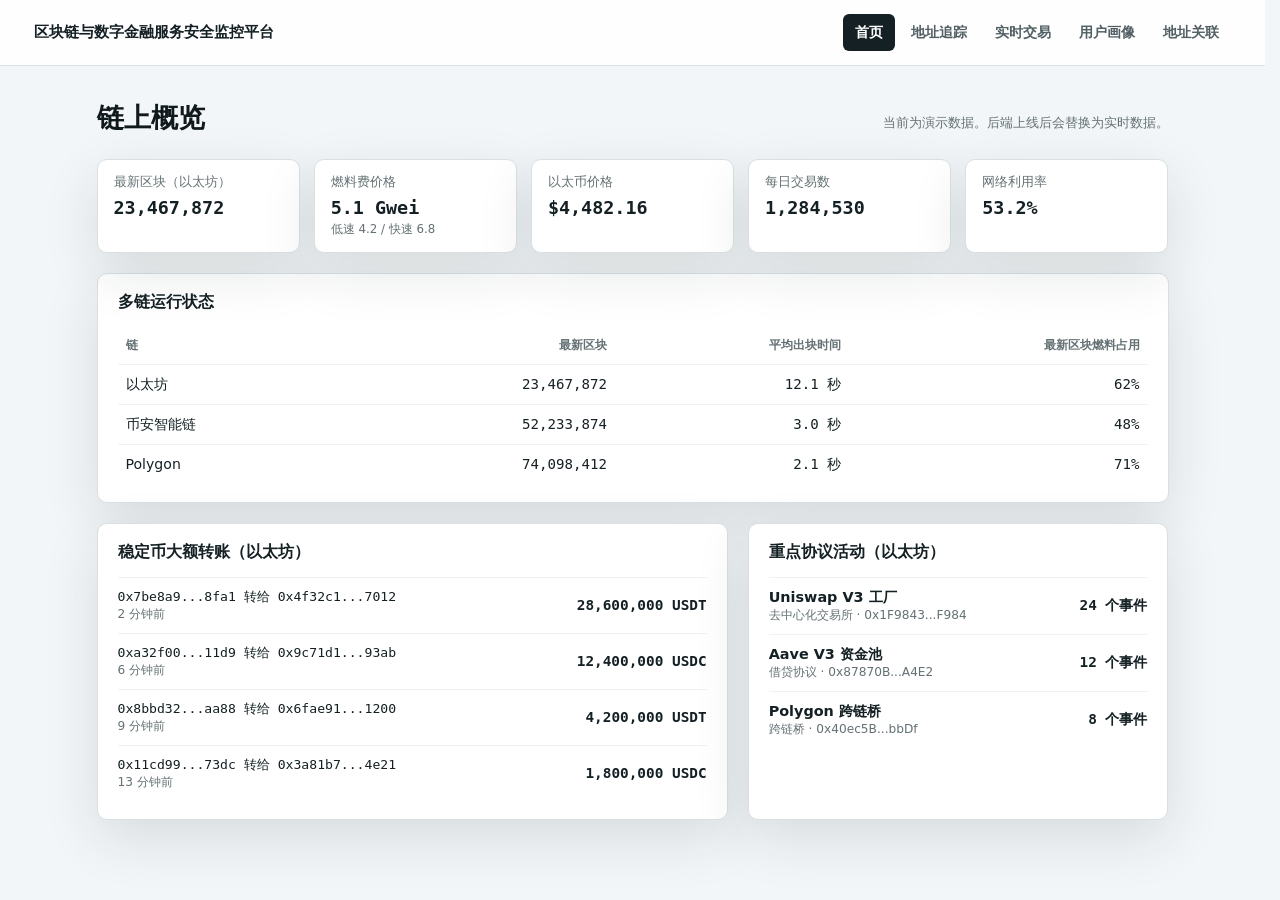
<file: index.html>
<!doctype html>
<html lang="zh-CN">
  <head>
    <meta charset="utf-8" />
    <meta name="viewport" content="width=device-width, initial-scale=1" />
    <title>链上概览</title>
    <meta name="description" content="展示各链基础数据，并进入各分析工具" />
    <style>
      :root {
        --background: #f3f6f8;
        --foreground: #142024;
        --muted: #647174;
        --panel: #ffffff;
        --line: #d8e0e2;
        --teal: #0f8b8d;
        --teal-dark: #0b5c61;
        --shadow: 0 18px 55px rgba(20, 32, 36, 0.12);
      }

      * {
        box-sizing: border-box;
      }

      html {
        scrollbar-gutter: stable;
      }

      body {
        background: var(--background);
        color: var(--foreground);
        font-family:
          Inter, ui-sans-serif, system-ui, -apple-system, BlinkMacSystemFont,
          "Segoe UI", sans-serif;
        margin: 0;
        min-height: 100vh;
      }

      button,
      input,
      select {
        font: inherit;
      }

      .site-header {
        align-items: center;
        background: rgba(255, 255, 255, 0.94);
        border-bottom: 1px solid var(--line);
        display: flex;
        justify-content: space-between;
        min-height: 66px;
        padding: 0 34px;
        position: relative;
        z-index: 20;
      }

      .site-brand {
        align-items: center;
        color: var(--foreground);
        display: inline-flex;
        font-size: 0.95rem;
        font-weight: 800;
        gap: 10px;
        text-decoration: none;
      }

      .tool-nav {
        align-items: center;
        display: flex;
        gap: 4px;
      }

      .tool-nav a {
        border-radius: 6px;
        color: #526064;
        font-size: 0.9rem;
        font-weight: 700;
        padding: 9px 12px;
        text-decoration: none;
      }

      .tool-nav a:hover {
        background: #edf2f2;
        color: var(--foreground);
      }

      .tool-nav a[aria-current="page"] {
        background: var(--foreground);
        color: #ffffff;
      }

      .home-shell {
        margin: 0 auto;
        max-width: 1120px;
        padding: 36px 24px 60px;
      }

      .home-intro {
        align-items: baseline;
        display: flex;
        flex-wrap: wrap;
        gap: 10px 18px;
        justify-content: space-between;
      }

      h1 {
        color: #10191c;
        font-size: 1.7rem;
        letter-spacing: 0;
        line-height: 1.2;
        margin: 0;
      }

      .data-note {
        color: var(--muted);
        font-size: 0.82rem;
        margin: 0;
      }

      .panel {
        background: var(--panel);
        border: 1px solid var(--line);
        border-radius: 10px;
        box-shadow: var(--shadow);
        padding: 18px 20px;
      }

      .panel h2 {
        font-size: 1rem;
        margin: 0 0 14px;
      }

      .metric-strip {
        display: grid;
        gap: 14px;
        grid-template-columns: repeat(5, minmax(0, 1fr));
        margin-top: 24px;
      }

      .metric {
        background: var(--panel);
        border: 1px solid var(--line);
        border-radius: 10px;
        box-shadow: var(--shadow);
        padding: 14px 16px;
      }

      .metric .label {
        color: var(--muted);
        font-size: 0.8rem;
      }

      .metric .value {
        font-family: ui-monospace, SFMono-Regular, Menlo, Consolas, monospace;
        font-size: 1.15rem;
        font-weight: 700;
        margin-top: 6px;
        overflow-wrap: anywhere;
      }

      .metric .sub {
        color: var(--muted);
        font-size: 0.74rem;
        margin-top: 4px;
      }

      .section-gap {
        margin-top: 20px;
      }

      .split {
        display: grid;
        gap: 20px;
        grid-template-columns: minmax(0, 3fr) minmax(0, 2fr);
      }

      table {
        border-collapse: collapse;
        width: 100%;
      }

      th,
      td {
        border-top: 1px solid #eef2f3;
        font-size: 0.88rem;
        padding: 10px 8px;
        text-align: left;
      }

      thead th {
        border-top: 0;
        color: var(--muted);
        font-size: 0.78rem;
        font-weight: 700;
      }

      td.num,
      th.num {
        font-family: ui-monospace, SFMono-Regular, Menlo, Consolas, monospace;
        text-align: right;
      }

      .transfer-list {
        display: grid;
        gap: 0;
      }

      .transfer-row {
        align-items: center;
        border-top: 1px solid #eef2f3;
        display: grid;
        gap: 4px 12px;
        grid-template-columns: minmax(0, 1fr) auto;
        padding: 10px 0;
      }

      .transfer-route {
        font-family: ui-monospace, SFMono-Regular, Menlo, Consolas, monospace;
        font-size: 0.82rem;
        overflow-wrap: anywhere;
      }

      .transfer-route a {
        color: var(--teal-dark);
        text-decoration: none;
      }

      .transfer-route a:hover {
        text-decoration: underline;
      }

      .transfer-meta {
        color: var(--muted);
        font-size: 0.76rem;
      }

      .transfer-amount {
        font-family: ui-monospace, SFMono-Regular, Menlo, Consolas, monospace;
        font-size: 0.9rem;
        font-weight: 700;
        text-align: right;
      }

      .protocol-list {
        display: grid;
        gap: 0;
      }

      .protocol-row {
        align-items: center;
        border-top: 1px solid #eef2f3;
        display: flex;
        gap: 12px;
        justify-content: space-between;
        padding: 10px 0;
      }

      .protocol-name {
        font-size: 0.9rem;
        font-weight: 700;
      }

      .protocol-type {
        color: var(--muted);
        font-size: 0.76rem;
      }

      .protocol-count {
        font-family: ui-monospace, SFMono-Regular, Menlo, Consolas, monospace;
        font-size: 0.9rem;
        font-weight: 700;
      }

      .empty-hint {
        border-top: 1px solid #eef2f3;
        color: var(--muted);
        font-size: 0.84rem;
        padding: 12px 0 2px;
      }

      @media (max-width: 960px) {
        .metric-strip {
          grid-template-columns: repeat(2, minmax(0, 1fr));
        }

        .split {
          grid-template-columns: 1fr;
        }
      }

      @media (max-width: 760px) {
        .site-header {
          align-items: flex-start;
          flex-wrap: wrap;
          gap: 14px;
          padding: 13px 16px;
        }

        .site-brand {
          font-size: 0.85rem;
        }

        .tool-nav a {
          font-size: 0.78rem;
          padding: 8px 9px;
        }

        .home-shell {
          padding: 24px 16px 40px;
        }

        .metric-strip {
          grid-template-columns: 1fr;
        }
      }
    </style>
  </head>
  <body>
    <header class="site-header">
      <a class="site-brand" href="./index.html" aria-label="区块链与数字金融服务安全监控平台首页">
        <span>区块链与数字金融服务安全监控平台</span>
      </a>
      <nav class="tool-nav" aria-label="分析工具">
        <a href="./index.html" aria-current="page">首页</a>
        <a href="./track.html">地址追踪</a>
        <a href="./live.html">实时交易</a>
        <a href="./profile.html">用户画像</a>
        <a href="./relation.html">地址关联</a>
      </nav>
    </header>

    <main class="home-shell">
      <section class="home-intro" aria-labelledby="home-title">
        <h1 id="home-title">链上概览</h1>
        <p class="data-note" id="data-note" aria-live="polite">正在加载数据。</p>
      </section>

      <section class="metric-strip" id="metric-strip" aria-label="核心指标"></section>

      <section class="panel section-gap" aria-labelledby="chain-title">
        <h2 id="chain-title">多链运行状态</h2>
        <table>
          <thead>
            <tr>
              <th>链</th>
              <th class="num">最新区块</th>
              <th class="num">平均出块时间</th>
              <th class="num">最新区块燃料占用</th>
            </tr>
          </thead>
          <tbody id="chain-rows"></tbody>
        </table>
      </section>

      <section class="split section-gap">
        <div class="panel" aria-labelledby="transfer-title">
          <h2 id="transfer-title">稳定币大额转账（以太坊）</h2>
          <div class="transfer-list" id="transfer-list"></div>
        </div>
        <div class="panel" aria-labelledby="protocol-title">
          <h2 id="protocol-title">重点协议活动（以太坊）</h2>
          <div class="protocol-list" id="protocol-list"></div>
        </div>
      </section>
    </main>

    <script>
      // 后端上线后填入概览接口地址，例如 "https://api.example.com/overview"。
      // 为空时使用下面的演示数据。响应格式见 README 的"首页后端接口"一节。
      const BACKEND_API_URL = "";

      const LARGE_TRANSFER_MIN = 1000000;

      const CHAIN_NAMES = {
        eth: "以太坊",
        bsc: "币安智能链",
        polygon: "Polygon",
      };

      const PROTOCOL_TYPE_NAMES = {
        dex: "去中心化交易所",
        lending: "借贷协议",
        bridge: "跨链桥",
      };

      // 演示数据。结构与后端概览接口的响应一致，
      // 各字段与 Etherscan 接口的对应关系写在 README 里。
      const DEMO_OVERVIEW = {
        metrics: {
          blockNumber: toHex(23467872),
          gasOracle: {
            SafeGasPrice: "4.2",
            ProposeGasPrice: "5.1",
            FastGasPrice: "6.8",
            suggestBaseFee: "4.05",
          },
          ethPrice: { ethusd: "4482.16", ethbtc: "0.0392" },
          dailyTx: { UTCDate: "", transactionCount: "1284530" },
          networkUtilization: { UTCDate: "", networkUtilization: "0.5324" },
        },
        chains: [
          demoChain("eth", 23467872, 0.62, "12.06"),
          demoChain("bsc", 52233874, 0.48, "3.01"),
          demoChain("polygon", 74098412, 0.71, "2.13"),
        ],
        largeTransfers: [
          demoTransfer("USDT", "28600000", 2, "0x7be8a9d9c11e30a6b2073d2a531d74fb8f938fa1", "0x4f32c1aa9d01b6e2f8d20b3c67a1de9410aa7012"),
          demoTransfer("USDC", "12400000", 6, "0xa32f00c1b7d24e8830a1f6b93b8125e50cb911d9", "0x9c71d1b2e3a94427d1b0cf5a8b3fe20cb14093ab"),
          demoTransfer("USDT", "4200000", 9, "0x8bbd3219f01ea7b8cf1d2f30ab5f6c92d820aa88", "0x6fae91208d3cb1a67e402d918f5aa03bd0201200"),
          demoTransfer("USDC", "1800000", 13, "0x11cd992ab6f0e83d5a11f30c2d9b04ea720373dc", "0x3a81b7c1ea5502f9dd0d5a6c1b8e93bd07d44e21"),
        ],
        protocols: [
          {
            name: "Uniswap V3 工厂",
            type: "dex",
            address: "0x1F98431c8aD98523631AE4a59f267346ea31F984",
            eventCount: 24,
          },
          {
            name: "Aave V3 资金池",
            type: "lending",
            address: "0x87870Bca3F3fD6335C3F4ce8392D69350B4fA4E2",
            eventCount: 12,
          },
          {
            name: "Polygon 跨链桥",
            type: "bridge",
            address: "0x40ec5B33f54e0E8A33A975908C5BA1c14e5BbbDf",
            eventCount: 8,
          },
        ],
      };

      function demoChain(chain, blockNumber, fill, blockTimeSec) {
        const gasLimit = 30000000;
        return {
          chain,
          latestBlock: {
            number: toHex(blockNumber),
            gasUsed: toHex(Math.round(gasLimit * fill)),
            gasLimit: toHex(gasLimit),
          },
          avgBlockTime: { UTCDate: "", blockTime_sec: blockTimeSec },
        };
      }

      function demoTransfer(symbol, amount, minutesAgo, from, to) {
        return {
          hash: "0x" + "0".repeat(64),
          from,
          to,
          value: amount + "000000",
          tokenSymbol: symbol,
          tokenDecimal: "6",
          timeStamp: String(Math.floor(Date.now() / 1000) - minutesAgo * 60),
        };
      }

      const note = document.getElementById("data-note");
      const liveMode = BACKEND_API_URL !== "";
      const REFRESH_INTERVAL_MS = 10000;
      let loading = false;

      init();
      setInterval(init, REFRESH_INTERVAL_MS);

      async function init() {
        if (loading) return;
        loading = true;
        try {
          await loadOverview();
        } finally {
          loading = false;
        }
      }

      async function loadOverview() {
        let overview = DEMO_OVERVIEW;
        let noteText = "当前为演示数据。后端上线后会替换为实时数据。";

        if (liveMode) {
          try {
            const response = await fetch(BACKEND_API_URL, {
              headers: { Accept: "application/json" },
              cache: "no-store",
            });
            if (!response.ok) throw new Error("HTTP " + response.status);
            overview = await response.json();
            noteText = "数据来自后端接口。";
          } catch (cause) {
            noteText = "后端接口请求失败，暂时显示演示数据。";
          }
        }

        renderMetrics(overview.metrics || DEMO_OVERVIEW.metrics);
        renderChains(overview.chains || []);
        renderTransfers(overview.largeTransfers || []);
        renderProtocols(overview.protocols || []);
        note.textContent = noteText;
      }

      function renderMetrics(metrics) {
        const strip = document.getElementById("metric-strip");
        strip.textContent = "";
        addMetric(strip, "最新区块（以太坊）", formatNumber(hexToNumber(metrics.blockNumber)), "");
        addMetric(
          strip,
          "燃料费价格",
          metrics.gasOracle.ProposeGasPrice + " Gwei",
          "低速 " + metrics.gasOracle.SafeGasPrice + " / 快速 " + metrics.gasOracle.FastGasPrice
        );
        addMetric(strip, "以太币价格", "$" + formatNumber(Number(metrics.ethPrice.ethusd).toFixed(2)), "");
        addMetric(strip, "每日交易数", formatNumber(metrics.dailyTx.transactionCount), "");
        addMetric(
          strip,
          "网络利用率",
          (Number(metrics.networkUtilization.networkUtilization) * 100).toFixed(1) + "%",
          ""
        );
      }

      function addMetric(strip, label, value, sub) {
        const card = document.createElement("div");
        card.className = "metric";
        const labelEl = document.createElement("div");
        labelEl.className = "label";
        labelEl.textContent = label;
        const valueEl = document.createElement("div");
        valueEl.className = "value";
        valueEl.textContent = value;
        card.append(labelEl, valueEl);
        if (sub) {
          const subEl = document.createElement("div");
          subEl.className = "sub";
          subEl.textContent = sub;
          card.append(subEl);
        }
        strip.append(card);
      }

      function renderChains(chains) {
        const body = document.getElementById("chain-rows");
        body.textContent = "";
        chains.forEach((row) => {
          const fill = hexToNumber(row.latestBlock.gasUsed) / hexToNumber(row.latestBlock.gasLimit);
          const tr = document.createElement("tr");
          tr.append(
            cell(CHAIN_NAMES[row.chain] || row.chain),
            cell(formatNumber(hexToNumber(row.latestBlock.number)), "num"),
            cell(Number(row.avgBlockTime.blockTime_sec).toFixed(1) + " 秒", "num"),
            cell((fill * 100).toFixed(0) + "%", "num")
          );
          body.append(tr);
        });
      }

      function cell(text, className) {
        const td = document.createElement("td");
        if (className) td.className = className;
        td.textContent = text;
        return td;
      }

      function renderTransfers(transfers) {
        const list = document.getElementById("transfer-list");
        const large = transfers
          .map((tx) => ({
            ...tx,
            amount: Number(tx.value) / Math.pow(10, Number(tx.tokenDecimal || 6)),
          }))
          .filter((tx) => tx.amount >= LARGE_TRANSFER_MIN)
          .sort((a, b) => Number(b.timeStamp) - Number(a.timeStamp))
          .slice(0, 8);

        list.textContent = "";
        if (large.length === 0) {
          const hint = document.createElement("p");
          hint.className = "empty-hint";
          hint.textContent = "最近没有达到 100 万的转账记录。";
          list.append(hint);
          return;
        }

        large.forEach((tx) => {
          const row = document.createElement("div");
          row.className = "transfer-row";

          const route = document.createElement("div");
          route.className = "transfer-route";
          const routeText = shortAddress(tx.from) + " 转给 " + shortAddress(tx.to);
          if (liveMode && tx.hash && !tx.hash.startsWith("0x000000")) {
            const link = document.createElement("a");
            link.href = "https://etherscan.io/tx/" + tx.hash;
            link.target = "_blank";
            link.rel = "noreferrer";
            link.textContent = routeText;
            route.append(link);
          } else {
            route.textContent = routeText;
          }

          const meta = document.createElement("div");
          meta.className = "transfer-meta";
          meta.textContent = timeAgo(Number(tx.timeStamp));

          const amount = document.createElement("div");
          amount.className = "transfer-amount";
          amount.textContent = formatNumber(Math.round(tx.amount)) + " " + tx.tokenSymbol;

          const left = document.createElement("div");
          left.append(route, meta);
          row.append(left, amount);
          list.append(row);
        });
      }

      function renderProtocols(protocols) {
        const list = document.getElementById("protocol-list");
        list.textContent = "";
        protocols.forEach((protocol) => {
          const item = document.createElement("div");
          item.className = "protocol-row";

          const left = document.createElement("div");
          const name = document.createElement("div");
          name.className = "protocol-name";
          name.textContent = protocol.name;
          const type = document.createElement("div");
          type.className = "protocol-type";
          type.textContent =
            (PROTOCOL_TYPE_NAMES[protocol.type] || protocol.type) +
            " · " +
            shortAddress(protocol.address);
          left.append(name, type);

          const count = document.createElement("div");
          count.className = "protocol-count";
          count.textContent = formatNumber(protocol.eventCount) + " 个事件";

          item.append(left, count);
          list.append(item);
        });
      }

      function toHex(value) {
        return "0x" + Number(value).toString(16);
      }

      function hexToNumber(hex) {
        return parseInt(hex, 16);
      }

      function formatNumber(value) {
        return Number(value).toLocaleString("en-US");
      }

      function shortAddress(address) {
        if (!address || address.length < 12) return address || "";
        return address.slice(0, 8) + "..." + address.slice(-4);
      }

      function timeAgo(timestampSec) {
        const diffMin = Math.max(0, Math.round((Date.now() / 1000 - timestampSec) / 60));
        if (diffMin < 1) return "刚刚";
        if (diffMin < 60) return diffMin + " 分钟前";
        return Math.round(diffMin / 60) + " 小时前";
      }
    </script>
  </body>
</html>
</file>
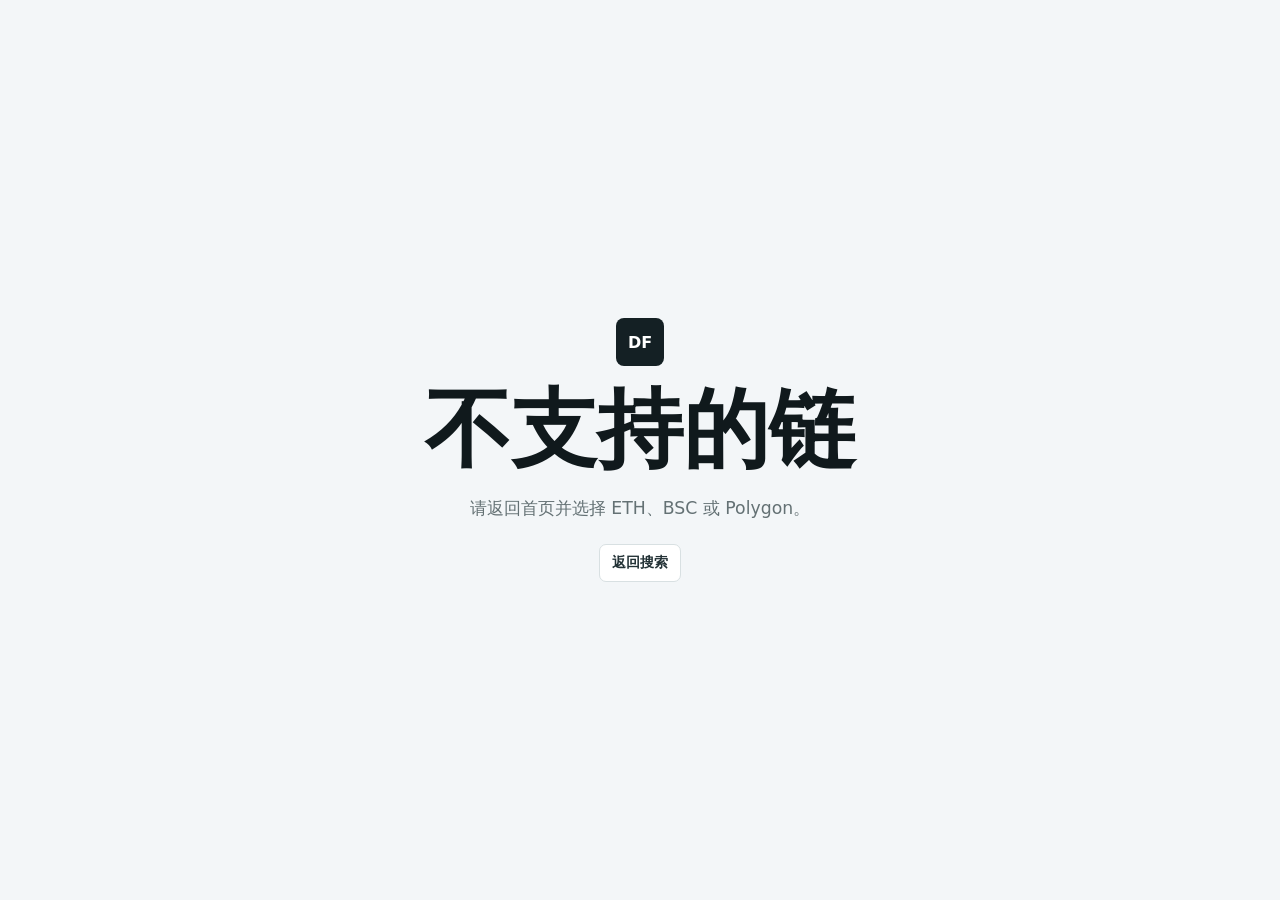
<file: result.html>
<!doctype html>
<html lang="zh-CN">
  <head>
    <meta charset="utf-8" />
    <meta name="viewport" content="width=device-width, initial-scale=1" />
    <title>资金流分析结果</title>
    <meta
      name="description"
      content="链上账户资金流入、流出关系分析前端原型"
    />
    <style>
      :root {
        --background: #f3f6f8;
        --foreground: #142024;
        --muted: #647174;
        --panel: #ffffff;
        --line: #d8e0e2;
        --teal: #0f8b8d;
        --teal-dark: #0b5c61;
        --amber: #d97706;
        --blue: #2563eb;
        --green: #109367;
        --shadow: 0 18px 55px rgba(20, 32, 36, 0.12);
      }

      * {
        box-sizing: border-box;
      }

      body {
        background: var(--background);
        color: var(--foreground);
        font-family:
          Inter, ui-sans-serif, system-ui, -apple-system, BlinkMacSystemFont,
          "Segoe UI", sans-serif;
        margin: 0;
        min-height: 100vh;
      }

      button,
      input,
      select {
        font: inherit;
      }

      a {
        color: inherit;
        text-decoration: none;
      }

      code {
        background: #edf2f4;
        border: 1px solid #dce5e7;
        border-radius: 6px;
        color: #263538;
        font-family: ui-monospace, SFMono-Regular, Menlo, Consolas, monospace;
        font-size: 0.82rem;
        padding: 0.18rem 0.38rem;
      }

      .home-shell {
        align-items: center;
        display: flex;
        justify-content: center;
        min-height: 100vh;
        padding: 32px 18px;
      }

      .home-hero {
        max-width: 920px;
        text-align: center;
        width: 100%;
      }

      .brand-mark {
        align-items: center;
        background: #142024;
        border-radius: 8px;
        color: #ffffff;
        display: inline-flex;
        font-weight: 800;
        height: 48px;
        justify-content: center;
        margin-bottom: 22px;
        width: 48px;
      }

      .eyebrow {
        color: var(--teal-dark);
        font-size: 0.78rem;
        font-weight: 700;
        letter-spacing: 0;
        margin: 0 0 8px;
        text-transform: uppercase;
      }

      .home-hero h1,
      .result-header h1 {
        color: #10191c;
        font-size: clamp(2.3rem, 8vw, 5.4rem);
        letter-spacing: 0;
        line-height: 0.96;
        margin: 0;
      }

      .hero-copy {
        color: var(--muted);
        font-size: 1.08rem;
        line-height: 1.75;
        margin: 22px auto 0;
        max-width: 620px;
      }

      .search-panel {
        background: var(--panel);
        border: 1px solid var(--line);
        border-radius: 8px;
        box-shadow: var(--shadow);
        margin: 34px auto 0;
        max-width: 780px;
        padding: 14px;
        text-align: left;
      }

      .field-label {
        color: #405055;
        display: block;
        font-size: 0.86rem;
        font-weight: 700;
        margin: 2px 0 10px;
      }

      .search-row {
        display: grid;
        gap: 10px;
        grid-template-columns: 128px minmax(0, 1fr) 104px;
      }

      .chain-select,
      .search-row input {
        background: #f8fafb;
        border: 1px solid #cfdadd;
        border-radius: 7px;
        color: var(--foreground);
        min-height: 52px;
        outline: none;
        padding: 0 14px;
      }

      .search-row input {
        font-family: ui-monospace, SFMono-Regular, Menlo, Consolas, monospace;
        min-width: 0;
      }

      .chain-select:focus,
      .search-row input:focus {
        border-color: var(--teal);
        box-shadow: 0 0 0 3px rgba(15, 139, 141, 0.16);
      }

      .search-row button,
      .quick-examples button,
      .header-actions button,
      .account-node,
      .table-address {
        cursor: pointer;
      }

      .search-row button {
        background: var(--teal);
        border: 0;
        border-radius: 7px;
        color: white;
        font-weight: 800;
        min-height: 52px;
      }

      .search-row button:hover {
        background: var(--teal-dark);
      }

      .form-error {
        color: #b42318;
        font-size: 0.9rem;
        margin: 10px 2px 0;
      }

      .quick-examples {
        display: flex;
        flex-wrap: wrap;
        gap: 10px;
        justify-content: center;
        margin-top: 20px;
      }

      .quick-examples button,
      .header-actions button,
      .header-actions a,
      .back-link {
        background: #ffffff;
        border: 1px solid var(--line);
        border-radius: 7px;
        color: #233236;
        font-family: ui-monospace, SFMono-Regular, Menlo, Consolas, monospace;
        font-size: 0.86rem;
        padding: 9px 12px;
      }

      .quick-examples button:hover,
      .header-actions button:hover,
      .header-actions a:hover,
      .back-link:hover {
        border-color: var(--teal);
        color: var(--teal-dark);
      }

      .result-shell {
        margin: 0 auto;
        max-width: 1480px;
        padding: 26px;
      }

      .result-header {
        align-items: center;
        display: grid;
        gap: 18px;
        grid-template-columns: auto minmax(0, 1fr) auto;
        margin-bottom: 18px;
      }

      .result-header h1 {
        font-size: clamp(1.9rem, 4vw, 3.6rem);
      }

      .back-link {
        font-family: inherit;
        font-weight: 700;
      }

      .header-actions {
        display: flex;
        flex-wrap: wrap;
        gap: 8px;
        justify-content: flex-end;
        max-width: 440px;
      }

      .unit-toggle-button[aria-pressed="true"] {
        background: var(--teal);
        border-color: var(--teal);
        color: #ffffff;
      }

      .unit-note {
        color: var(--muted);
        display: block;
        font-size: 0.74rem;
        line-height: 1.45;
        margin-top: 6px;
      }

      .summary-strip {
        display: grid;
        gap: 1px;
        grid-template-columns: repeat(4, 1fr);
        margin-bottom: 18px;
        overflow: hidden;
      }

      .summary-strip div {
        background: var(--panel);
        border: 1px solid var(--line);
        min-width: 0;
        padding: 18px;
      }

      .summary-strip div:first-child {
        border-radius: 8px 0 0 8px;
      }

      .summary-strip div:last-child {
        border-radius: 0 8px 8px 0;
      }

      .summary-strip span,
      .details-panel dt {
        color: var(--muted);
        display: block;
        font-size: 0.78rem;
        font-weight: 700;
        margin-bottom: 7px;
      }

      .summary-strip strong {
        display: block;
        font-size: 1.35rem;
        min-width: 0;
        overflow: hidden;
        text-overflow: ellipsis;
        white-space: nowrap;
      }

      .workspace-grid {
        --analysis-panel-height: clamp(560px, 58vh, 680px);
        align-items: stretch;
        display: grid;
        gap: 18px;
        grid-template-columns: minmax(0, 1fr) 360px;
      }

      .graph-panel,
      .details-panel,
      .table-section {
        background: var(--panel);
        border: 1px solid var(--line);
        border-radius: 8px;
        box-shadow: 0 12px 34px rgba(20, 32, 36, 0.07);
      }

      .graph-panel,
      .details-panel,
      .table-section {
        padding: 20px;
      }

      .graph-panel {
        display: flex;
        flex-direction: column;
        height: var(--analysis-panel-height);
        min-width: 0;
      }

      .table-section {
        margin-top: 18px;
      }

      .panel-heading {
        align-items: center;
        display: flex;
        gap: 18px;
        justify-content: space-between;
        margin-bottom: 18px;
      }

      .panel-heading h2,
      .details-panel h2,
      .flow-column h3 {
        color: #111b1f;
        letter-spacing: 0;
        margin: 0;
      }

      .panel-heading h2,
      .details-panel h2 {
        font-size: 1.25rem;
      }

      .status-pill {
        background: #fff7ed;
        border: 1px solid #fed7aa;
        border-radius: 999px;
        color: #9a3412;
        flex: 0 0 auto;
        font-size: 0.76rem;
        font-weight: 800;
        padding: 7px 10px;
      }

      .status-pill.ready {
        background: #ecfdf5;
        border-color: #bbf7d0;
        color: #047857;
      }

      .flow-graph {
        align-items: center;
        column-gap: clamp(42px, 4.5vw, 76px);
        display: grid;
        flex: 1;
        grid-template-columns:
          minmax(190px, 1fr) minmax(230px, 0.78fr)
          minmax(190px, 1fr);
        min-height: 0;
        padding: 16px 20px 8px;
        position: relative;
        row-gap: 18px;
      }

      .flow-lines {
        inset: 0;
        overflow: visible;
        pointer-events: none;
        position: absolute;
        z-index: 0;
      }

      .flow-connection {
        animation: flow-dots var(--flow-duration, 2.2s) linear infinite;
        fill: none;
        opacity: var(--flow-opacity, 0.75);
        stroke: var(--flow-color, var(--teal));
        stroke-dasharray: 1 var(--flow-gap, 9);
        stroke-linecap: round;
        stroke-width: var(--flow-width, 3px);
        vector-effect: non-scaling-stroke;
      }

      .flow-connection.input {
        --flow-color: rgba(66, 102, 241, 0.72);
      }

      .flow-connection.output {
        --flow-color: rgba(45, 151, 94, 0.76);
      }

      @keyframes flow-dots {
        to {
          stroke-dashoffset: -30;
        }
      }

      @media (prefers-reduced-motion: reduce) {
        .flow-connection {
          animation: none;
        }
      }

      .flow-column h3 {
        color: #4d5c60;
        font-size: 0.9rem;
        margin-bottom: 12px;
      }

      .account-stack {
        display: grid;
        gap: 12px;
      }

      .account-node {
        background: #f8fbfb;
        border: 1px solid #dbe5e7;
        border-radius: 8px;
        color: var(--foreground);
        display: grid;
        gap: 6px;
        min-height: 100px;
        padding: 14px;
        text-align: left;
        width: 100%;
      }

      .account-node span {
        color: var(--muted);
        font-size: 0.76rem;
        font-weight: 700;
        overflow-wrap: anywhere;
      }

      .account-node strong {
        font-family: ui-monospace, SFMono-Regular, Menlo, Consolas, monospace;
        font-size: 0.98rem;
        overflow: hidden;
        text-overflow: ellipsis;
        white-space: nowrap;
      }

      .account-node small {
        color: #314044;
        font-size: 0.85rem;
      }

      .account-node:hover,
      .account-node.selected {
        border-color: var(--teal);
        box-shadow: 0 0 0 3px rgba(15, 139, 141, 0.13);
      }

      .flow-column.input .account-node {
        border-left: 4px solid var(--blue);
      }

      .flow-column.output .account-node {
        border-left: 4px solid var(--green);
      }

      .center-column {
        align-items: center;
        display: grid;
        grid-template-columns: 1fr;
        justify-items: center;
        position: relative;
        z-index: 1;
      }

      .flow-column {
        position: relative;
        z-index: 1;
      }

      .account-node.center {
        background: #111b1f;
        border-color: #111b1f;
        color: #ffffff;
        cursor: default;
        max-width: 280px;
        min-height: 168px;
        text-align: center;
        z-index: 1;
      }

      .account-node.center span,
      .account-node.center small {
        color: #cbd5d8;
      }

      .center-account-card {
        align-content: center;
      }

      .center-select-label {
        color: #9fb0b4;
        display: block;
        font-size: 0.72rem;
        font-weight: 700;
        margin-top: 4px;
        text-align: left;
      }

      .center-account-select {
        background: #17262b;
        border: 1px solid #354a50;
        border-radius: 7px;
        color: #f8fbfb;
        font: inherit;
        font-family: ui-monospace, SFMono-Regular, Menlo, Consolas, monospace;
        font-size: 0.82rem;
        font-weight: 700;
        min-width: 0;
        padding: 9px 10px;
        width: 100%;
      }

      .center-account-select:focus {
        outline: 2px solid rgba(15, 139, 141, 0.48);
        outline-offset: 2px;
      }

      .details-panel {
        display: flex;
        flex-direction: column;
        height: var(--analysis-panel-height);
        min-height: 0;
        padding: 20px;
      }

      .detail-address {
        background: #f7fafb;
        border: 1px solid #dbe5e7;
        border-radius: 8px;
        font-family: ui-monospace, SFMono-Regular, Menlo, Consolas, monospace;
        line-height: 1.5;
        margin: 14px 0;
        overflow-wrap: anywhere;
        padding: 12px;
      }

      .detail-actions {
        margin: 0 0 14px;
      }

      .recenter-button {
        align-items: center;
        background: #111b1f;
        border: 1px solid #111b1f;
        border-radius: 8px;
        color: #ffffff;
        display: inline-flex;
        font-size: 0.88rem;
        font-weight: 800;
        justify-content: center;
        min-height: 42px;
        padding: 0 14px;
        text-decoration: none;
        width: 100%;
      }

      .recenter-button:hover:not(:disabled) {
        background: #0f8b8d;
        border-color: #0f8b8d;
      }

      .recenter-button:disabled {
        background: #eef3f4;
        border-color: #dbe5e7;
        color: #6c7a7e;
        cursor: not-allowed;
      }

      .detail-metrics {
        display: grid;
        gap: 10px;
        grid-template-columns: repeat(3, 1fr);
        margin: 0 0 18px;
      }

      .detail-metrics div {
        background: #f8fafb;
        border: 1px solid #dfe8ea;
        border-radius: 8px;
        min-width: 0;
        padding: 12px;
      }

      .detail-metrics dd {
        font-weight: 800;
        margin: 0;
        overflow-wrap: anywhere;
      }

      .detail-list {
        display: grid;
        gap: 10px;
        min-height: 0;
        overflow: auto;
        padding-right: 4px;
      }

      .detail-list article {
        border: 1px solid #dfe8ea;
        border-radius: 8px;
        display: grid;
        gap: 8px;
        padding: 12px;
      }

      .detail-list span {
        color: var(--amber);
        font-size: 0.78rem;
        font-weight: 800;
      }

      .detail-list small,
      .muted {
        color: var(--muted);
      }

      .hash-button {
        background: transparent;
        border: 0;
        color: var(--teal-dark);
        display: inline-flex;
        padding: 0;
        text-align: left;
      }

      .hash-button code {
        background: #edf3f4;
        border-radius: 6px;
        color: inherit;
        display: inline-block;
        max-width: 100%;
        overflow: hidden;
        padding: 4px 7px;
        text-overflow: ellipsis;
        white-space: nowrap;
      }

      .hash-button:hover code {
        background: #dcebec;
        text-decoration: underline;
      }

      .transaction-overlay {
        align-items: center;
        background: rgba(17, 27, 31, 0.42);
        display: flex;
        inset: 0;
        justify-content: center;
        padding: 20px;
        position: fixed;
        z-index: 30;
      }

      .transaction-dialog {
        background: var(--panel);
        border: 1px solid var(--line);
        border-radius: 8px;
        box-shadow: 0 24px 70px rgba(17, 27, 31, 0.24);
        max-height: min(720px, calc(100vh - 40px));
        max-width: 760px;
        overflow: auto;
        padding: 22px;
        width: min(760px, 100%);
      }

      .transaction-dialog-header {
        align-items: center;
        display: flex;
        gap: 16px;
        justify-content: space-between;
        margin-bottom: 16px;
      }

      .transaction-dialog-header h2 {
        margin: 0;
      }

      .dialog-close {
        align-items: center;
        background: #f2f6f7;
        border: 1px solid #dbe5e7;
        border-radius: 8px;
        color: #111b1f;
        display: inline-flex;
        font-size: 1.25rem;
        font-weight: 800;
        height: 38px;
        justify-content: center;
        line-height: 1;
        width: 38px;
      }

      .transaction-detail-grid {
        display: grid;
        gap: 10px;
        grid-template-columns: repeat(2, minmax(0, 1fr));
        margin: 0;
      }

      .transaction-detail-grid div {
        background: #f8fafb;
        border: 1px solid #dfe8ea;
        border-radius: 8px;
        min-width: 0;
        padding: 12px;
      }

      .transaction-detail-grid .wide {
        grid-column: 1 / -1;
      }

      .transaction-detail-grid dt {
        color: var(--muted);
        font-size: 0.76rem;
        font-weight: 800;
        margin-bottom: 7px;
      }

      .transaction-detail-grid dd {
        margin: 0;
        min-width: 0;
        overflow-wrap: anywhere;
      }

      .transaction-detail-grid code {
        font-family: ui-monospace, SFMono-Regular, Menlo, Consolas, monospace;
      }

      .empty-state {
        background: #fff7ed;
        border: 1px solid #fed7aa;
        border-radius: 8px;
        color: #7c2d12;
        margin-top: 18px;
        padding: 14px;
      }

      .table-wrap {
        overflow-x: auto;
      }

      table {
        border-collapse: collapse;
        min-width: 820px;
        width: 100%;
      }

      th,
      td {
        border-bottom: 1px solid #e4ecee;
        padding: 13px 10px;
        text-align: left;
        white-space: nowrap;
      }

      th {
        color: var(--muted);
        font-size: 0.78rem;
        text-transform: uppercase;
      }

      .table-address {
        background: transparent;
        border: 0;
        color: var(--teal-dark);
        font-family: ui-monospace, SFMono-Regular, Menlo, Consolas, monospace;
        font-weight: 800;
        padding: 0;
      }

      @media (max-width: 1040px) {
        .result-header,
        .workspace-grid {
          grid-template-columns: 1fr;
        }

        .graph-panel,
        .details-panel {
          height: auto;
        }

        .header-actions {
          justify-content: flex-start;
        }

        .summary-strip {
          grid-template-columns: repeat(2, 1fr);
        }

        .summary-strip div,
        .summary-strip div:first-child,
        .summary-strip div:last-child {
          border-radius: 8px;
        }
      }

      @media (max-width: 760px) {
        .home-shell,
        .result-shell {
          padding: 18px;
        }

        .search-row,
        .flow-graph,
        .summary-strip,
        .detail-metrics {
          grid-template-columns: 1fr;
        }

        .flow-graph {
          column-gap: 0;
          min-height: auto;
          padding: 0;
          row-gap: 18px;
        }

        .detail-list {
          overflow: visible;
          padding-right: 0;
        }

        .transaction-detail-grid {
          grid-template-columns: 1fr;
        }

        .panel-heading {
          align-items: flex-start;
          flex-direction: column;
        }

        .summary-strip strong {
          font-size: 1.1rem;
        }
      }
    </style>
  </head>
  <body>
    <div id="app"></div>
    <script>
      // Set this to the real endpoint, for example: https://api.example.com/flow
      const BACKEND_API_URL = "";
      const MOCK_DATA_VERSION = "20260724-native-usd";
      let flowData = null;
      let currentRequest = null;
      let amountDisplayMode = "native";

      const chainOptions = [
        { id: "eth", label: "ETH" },
        { id: "bsc", label: "BSC" },
        { id: "polygon", label: "Polygon" },
      ];
      const demoUsdRates = Object.freeze({
        BNB: 600,
        ETH: 3500,
        POL: 0.5,
      });
      const EVM_ADDRESS_PATTERN = /^0x[0-9a-fA-F]{40}$/;
      const TX_HASH_PATTERN = /^0x[0-9a-fA-F]{64}$/;
      const RAW_AMOUNT_PATTERN = /^\d+$/;
      let selectedAddress = "";
      let activeFlow = null;
      let flowConnectionFrame = 0;

      async function loadFlowData(chain, address) {
        currentRequest = { chain, address };
        renderDataState(
          "正在查询资金流数据",
          `正在向后端查询 ${chain.toUpperCase()} 地址 ${shortAddress(address)}。`,
        );

        try {
          const response = await fetch(buildFlowRequestUrl(chain, address), {
            cache: "no-store",
            headers: { Accept: "application/json" },
          });
          if (!response.ok) {
            if (!BACKEND_API_URL.trim() && response.status === 404) {
              flowData = createEmptyFlowResponse(chain, address);
              renderResult(chain, address);
              return;
            }
            throw new Error("HTTP " + response.status);
          }

          flowData = validateFlowResponse(
            await response.json(),
            chain,
            address,
          );
          renderResult(chain, address);
        } catch (error) {
          console.error("Failed to load flow data:", error);
          const message =
            location.protocol === "file:"
              ? "浏览器不允许 file:// 页面发送数据请求。请通过 GitHub Pages 或本地 HTTP 服务打开。"
              : "后端请求失败，或返回的 JSON 不符合约定格式。";
          renderDataState("JSON 读取失败", message, true);
        }
      }

      function createEmptyFlowResponse(chain, address) {
        return {
          chain,
          address,
          label: "No example data loaded",
          input: [],
          output: [],
        };
      }

      function renderDataState(title, message, allowRetry, showHome) {
        document.getElementById("app").innerHTML =
          '<main class="home-shell">' +
          '<section class="home-hero" aria-live="polite">' +
          '<div class="brand-mark" aria-hidden="true">DF</div>' +
          "<h1>" +
          escapeHtml(title) +
          "</h1>" +
          '<p class="hero-copy">' +
          escapeHtml(message) +
          "</p>" +
          (allowRetry
            ? '<div class="quick-examples"><button id="retry-data" type="button">重新读取</button></div>'
            : "") +
          (showHome
            ? '<div class="quick-examples"><a class="back-link" href="./track.html">返回搜索</a></div>'
            : "") +
          "</section></main>";

        const retryButton = document.getElementById("retry-data");
        if (retryButton && currentRequest) {
          retryButton.addEventListener("click", () => {
            loadFlowData(currentRequest.chain, currentRequest.address);
          });
        }
      }

      function buildFlowRequestUrl(chain, address) {
        if (BACKEND_API_URL.trim()) {
          const url = new URL(BACKEND_API_URL, location.href);
          url.searchParams.set("chain", chain);
          url.searchParams.set("address", address);
          return url.toString();
        }

        return `./mock-api/${encodeURIComponent(chain)}/${encodeURIComponent(address.toLowerCase())}.json?v=${MOCK_DATA_VERSION}`;
      }

      function validateFlowResponse(value, requestedChain, requestedAddress) {
        const flow = requireObject(value, "flow response");
        const responseChain = normalizeChain(
          requireString(flow.chain, "flow response.chain"),
        );
        if (!responseChain || responseChain !== requestedChain) {
          throw new Error("flow response.chain does not match the request");
        }

        const responseAddress = requireString(
          flow.address,
          "flow response.address",
        );
        if (
          !isEvmAddress(responseAddress) ||
          responseAddress.toLowerCase() !== requestedAddress.toLowerCase()
        ) {
          throw new Error("flow response.address does not match the request");
        }

        if (flow.label !== undefined) {
          requireString(flow.label, "flow response.label");
        }
        const seenTransferIds = new Set();
        validateTransfers(flow.input, "flow response.input", seenTransferIds);
        validateTransfers(flow.output, "flow response.output", seenTransferIds);
        return value;
      }

      function validateTransfers(value, path, seenTransferIds) {
        if (!Array.isArray(value)) {
          throw new Error(`${path} must be an array`);
        }

        value.forEach((item, index) => {
          const itemPath = `${path}[${index}]`;
          const transfer = requireObject(item, itemPath);
          const id = requireString(transfer.id, `${itemPath}.id`);
          if (seenTransferIds.has(id)) {
            throw new Error(`duplicate transfer id: ${id}`);
          }
          seenTransferIds.add(id);

          const address = requireString(
            transfer.address,
            `${itemPath}.address`,
          );
          if (!isEvmAddress(address)) {
            throw new Error(`${itemPath}.address is invalid`);
          }

          const time = requireString(transfer.time, `${itemPath}.time`);
          if (Number.isNaN(Date.parse(time))) {
            throw new Error(`${itemPath}.time is invalid`);
          }

          const rawAmount = requireString(
            transfer.rawAmount,
            `${itemPath}.rawAmount`,
          );
          if (!RAW_AMOUNT_PATTERN.test(rawAmount)) {
            throw new Error(`${itemPath}.rawAmount must contain digits only`);
          }

          if (
            !Number.isInteger(transfer.decimals) ||
            transfer.decimals < 0 ||
            transfer.decimals > 255
          ) {
            throw new Error(
              `${itemPath}.decimals must be an integer from 0 to 255`,
            );
          }

          requireString(transfer.asset, `${itemPath}.asset`);
          if (
            transfer.assetAddress !== null &&
            !isEvmAddress(transfer.assetAddress)
          ) {
            throw new Error(
              `${itemPath}.assetAddress must be null or an EVM address`,
            );
          }

          const txHash = requireString(transfer.txHash, `${itemPath}.txHash`);
          if (!TX_HASH_PATTERN.test(txHash)) {
            throw new Error(`${itemPath}.txHash is invalid`);
          }
          if (transfer.tag !== undefined) {
            requireString(transfer.tag, `${itemPath}.tag`);
          }
        });
      }

      function requireObject(value, path) {
        if (!value || typeof value !== "object" || Array.isArray(value)) {
          throw new Error(`${path} must be an object`);
        }
        return value;
      }

      function requireString(value, path) {
        if (typeof value !== "string" || !value.trim()) {
          throw new Error(`${path} must be a non-empty string`);
        }
        return value;
      }

      function isEvmAddress(value) {
        return typeof value === "string" && EVM_ADDRESS_PATTERN.test(value.trim());
      }

      function getKnownAddresses(chain) {
        const chainKey = normalizeChain(chain);
        return chainKey && flowData && flowData.chain === chainKey
          ? [flowData.address]
          : [];
      }

      function getFlowByAddress(chain, address) {
        const chainKey = normalizeChain(chain);
        if (!chainKey || !flowData || flowData.chain !== chainKey) return null;
        return flowData.address.toLowerCase() === address.trim().toLowerCase()
          ? flowData
          : null;
      }

      function normalizeChain(chain) {
        const normalized = String(chain || "").trim().toLowerCase();
        return chainOptions.some((item) => item.id === normalized)
          ? normalized
          : null;
      }

      function initializeResultPage() {
        const params = new URLSearchParams(location.search);
        const chain = normalizeChain(params.get("chain"));
        const address = String(params.get("address") || "").trim();
        if (!chain) {
          renderDataState(
            "不支持的链",
            "请返回首页并选择 ETH、BSC 或 Polygon。",
            false,
            true,
          );
          return;
        }
        if (!isEvmAddress(address)) {
          renderDataState(
            "地址格式无效",
            "EVM 地址必须以 0x 开头，后面包含 40 位十六进制字符。",
            false,
            true,
          );
          return;
        }

        loadFlowData(chain, address);
      }

      function renderResult(chain, address) {
        const chainKey = normalizeChain(chain);
        if (!chainKey) {
          renderDataState(
            "不支持的链",
            "请返回首页并选择 ETH、BSC 或 Polygon。",
            false,
            true,
          );
          return;
        }
        if (!isEvmAddress(address)) {
          renderDataState(
            "地址格式无效",
            "EVM 地址必须以 0x 开头，后面包含 40 位十六进制字符。",
            false,
            true,
          );
          return;
        }

        const flow = getFlowByAddress(chainKey, address);
        if (!flow) return;
        if (!selectedAddress || selectedAddress.toLowerCase() === address.toLowerCase()) {
          selectedAddress = flow.address;
        }
        const summaries = buildAccountSummaries(flow);
        const selectedSummary =
          summaries.find(
            (summary) =>
              summary.address.toLowerCase() === selectedAddress.toLowerCase(),
          ) || summaries[0];
        selectedAddress = selectedSummary.address;
        const hasData = flow.input.length > 0 || flow.output.length > 0;

        document.getElementById("app").innerHTML = `
          <main class="result-shell">
            <header class="result-header">
              <a class="back-link" href="./track.html">返回搜索</a>
              <div>
                <p class="eyebrow">链上分析 / ${escapeHtml(chainKey.toUpperCase())}</p>
                <h1>资金流分析结果</h1>
              </div>
              <div class="header-actions" aria-label="示例地址快捷入口">
                ${renderUnitToggle()}
                ${getKnownAddresses(chainKey)
                  .map(
                    (item) => `
                      <a href="./result.html?chain=${encodeURIComponent(chainKey)}&amp;address=${encodeURIComponent(item)}">${shortAddress(item)}</a>
                    `,
                  )
                  .join("")}
              </div>
            </header>

            <section class="summary-strip" aria-label="账户概览">
              <div>
                <span>搜索地址</span>
                <strong title="${escapeHtml(flow.address)}">${shortAddress(flow.address)}</strong>
              </div>
              <div>
                <span>流入合计</span>
                <strong>${formatTransferTotal(flow.input)}</strong>
                ${renderUnitNote()}
              </div>
              <div>
                <span>流出合计</span>
                <strong>${formatTransferTotal(flow.output)}</strong>
                ${renderUnitNote()}
              </div>
              <div>
                <span>关联账户</span>
                <strong>${Math.max(summaries.length - 1, 0)}</strong>
              </div>
            </section>

            <section class="workspace-grid">
              <div class="graph-panel">
                <div class="panel-heading">
                  <div>
                    <p class="eyebrow">Flow graph</p>
                    <h2>Input / Output 关系图</h2>
                  </div>
                  <span class="${hasData ? "status-pill ready" : "status-pill"}">
                    ${hasData ? "example JSON loaded" : "waiting for backend data"}
                  </span>
                </div>

                <div class="flow-graph" aria-label="资金流向图">
                  <svg class="flow-lines" data-flow-lines aria-hidden="true"></svg>
                  ${renderFlowColumn("资金流入", "input", flow.input)}
                  <div class="center-column">
                    ${renderCenterAccount(flow, summaries, selectedSummary)}
                  </div>
                  ${renderFlowColumn("资金流出", "output", flow.output)}
                </div>

                ${
                  hasData
                    ? ""
                    : `<div class="empty-state">当前地址还没有示例 JSON 数据。后端接口接入后，这里会显示真实资金流。</div>`
                }
              </div>

              <aside class="details-panel" aria-label="账户详情">
                <p class="eyebrow">Account detail</p>
                <h2>${roleLabel(selectedSummary.role)}</h2>
                <p class="detail-address" title="${escapeHtml(selectedSummary.address)}">
                  ${escapeHtml(selectedSummary.address)}
                </p>
                <div class="detail-actions">
                  ${renderRecenterAction(chainKey, flow.address, selectedSummary.address)}
                </div>
                <dl class="detail-metrics">
                  <div>
                    <dt>交易数</dt>
                    <dd>${selectedSummary.transfers.length}</dd>
                  </div>
                  <div>
                    <dt>合计金额</dt>
                    <dd>${formatTransferTotal(selectedSummary.transfers)}</dd>
                  </div>
                  <div>
                    <dt>标签</dt>
                    <dd>${escapeHtml(selectedSummary.tag || "未标注")}</dd>
                  </div>
                </dl>
                <div class="detail-list">
                  ${
                    selectedSummary.transfers.length
                      ? selectedSummary.transfers
                          .map(
                            (transfer) => `
                              <article>
                                <span>${transfer.direction === "input" ? "流入" : "流出"}</span>
                                <strong>${formatAmount(transfer)}</strong>
                                <small>${formatTime(transfer.time)}</small>
                                ${renderHashButton(transfer)}
                              </article>
                            `,
                          )
                          .join("")
                      : `<p class="muted">暂无关联交易。</p>`
                  }
                </div>
              </aside>
            </section>

            <section class="table-section" aria-labelledby="transaction-table">
              <div class="panel-heading">
                <div>
                  <p class="eyebrow">Transaction list</p>
                  <h2 id="transaction-table">交易明细</h2>
                </div>
              </div>
              <div class="table-wrap">
                <table>
                  <thead>
                    <tr>
                      <th>方向</th>
                      <th>账户</th>
                      <th>时间</th>
                      <th>金额</th>
                      <th>交易哈希</th>
                    </tr>
                  </thead>
                  <tbody>
                    ${[...flow.input, ...flow.output]
                      .map((transfer) => {
                        const direction = flow.input.includes(transfer)
                          ? "input"
                          : "output";
                        return `
                          <tr>
                            <td>${direction === "input" ? "流入" : "流出"}</td>
                            <td>
                              <button
                                type="button"
                                class="table-address"
                                data-account="${escapeHtml(transfer.address)}"
                                title="${escapeHtml(transfer.address)}"
                              >
                                ${shortAddress(transfer.address)}
                              </button>
                            </td>
                            <td>${formatTime(transfer.time)}</td>
                            <td>${formatAmount(transfer)}</td>
                            <td>${renderHashButton(transfer)}</td>
                          </tr>
                        `;
                      })
                      .join("")}
                  </tbody>
                </table>
              </div>
            </section>
            <div id="transaction-detail-root"></div>
          </main>
        `;

        activeFlow = flow;
        document.querySelectorAll("[data-account]").forEach((button) => {
          button.addEventListener("click", () => {
            selectedAddress = button.dataset.account;
            renderResult(chainKey, flow.address);
          });
        });
        const unitToggleButton = document.getElementById("unit-toggle-button");
        if (unitToggleButton) {
          unitToggleButton.addEventListener("click", () => {
            amountDisplayMode =
              amountDisplayMode === "native" ? "usd" : "native";
            renderResult(chainKey, flow.address);
          });
        }
        document.querySelectorAll("[data-recenter-address]").forEach((button) => {
          button.addEventListener("click", () => {
            selectedAddress = "";
            location.href = buildResultPageUrl(
              chainKey,
              button.dataset.recenterAddress,
            );
          });
        });
        const centerSelect =
          typeof document.querySelector === "function"
            ? document.querySelector("[data-center-account-select]")
            : null;
        if (centerSelect) {
          centerSelect.addEventListener("change", () => {
            selectedAddress = centerSelect.value;
            renderResult(chainKey, flow.address);
          });
        }
        document.querySelectorAll("[data-transaction-id]").forEach((button) => {
          button.addEventListener("click", () => {
            showTransactionDetail(
              chainKey,
              flow,
              button.dataset.transactionId,
            );
          });
        });
        scheduleFlowConnections();
      }

      function renderHashButton(transfer) {
        return `
          <button
            class="hash-button"
            type="button"
            data-transaction-id="${escapeHtml(transfer.id)}"
            title="查看交易详情 ${escapeHtml(transfer.txHash)}"
          >
            <code>${shortHash(transfer.txHash)}</code>
          </button>
        `;
      }

      function renderUnitToggle() {
        const isUsdMode = amountDisplayMode === "usd";
        return `
          <button
            class="unit-toggle-button"
            id="unit-toggle-button"
            type="button"
            aria-pressed="${isUsdMode ? "true" : "false"}"
          >
            ${isUsdMode ? "显示原币种" : "单位转换：美元"}
          </button>
        `;
      }

      function renderUnitNote() {
        return amountDisplayMode === "usd"
          ? `<span class="unit-note">按固定演示汇率估算</span>`
          : "";
      }

      function showTransactionDetail(chain, flow, transactionId) {
        const transfer = buildDirectedTransfers(flow).find(
          (item) => item.id === transactionId,
        );
        const root = document.getElementById("transaction-detail-root");
        if (!transfer || !root) return;

        root.innerHTML = renderTransactionDetail(chain, flow.address, transfer);
        root.querySelectorAll("[data-close-transaction]").forEach((button) => {
          button.addEventListener("click", () => {
            root.innerHTML = "";
          });
        });
      }

      function renderTransactionDetail(chain, centerAddress, transfer) {
        const fromAddress =
          transfer.direction === "input" ? transfer.address : centerAddress;
        const toAddress =
          transfer.direction === "input" ? centerAddress : transfer.address;
        return `
          <div class="transaction-overlay" role="presentation">
            <section
              class="transaction-dialog"
              role="dialog"
              aria-modal="true"
              aria-labelledby="transaction-detail-title"
            >
              <div class="transaction-dialog-header">
                <div>
                  <p class="eyebrow">Transaction detail</p>
                  <h2 id="transaction-detail-title">交易详情</h2>
                </div>
                <button
                  class="dialog-close"
                  type="button"
                  aria-label="关闭交易详情"
                  data-close-transaction
                >
                  ×
                </button>
              </div>
              <dl class="transaction-detail-grid">
                <div class="wide">
                  <dt>交易哈希</dt>
                  <dd><code>${escapeHtml(transfer.txHash)}</code></dd>
                </div>
                <div>
                  <dt>网络</dt>
                  <dd>${escapeHtml(chain.toUpperCase())}</dd>
                </div>
                <div>
                  <dt>方向</dt>
                  <dd>${transfer.direction === "input" ? "流入中心账户" : "流出中心账户"}</dd>
                </div>
                <div>
                  <dt>时间</dt>
                  <dd>${formatTime(transfer.time)}</dd>
                </div>
                <div>
                  <dt>金额</dt>
                  <dd>${formatAmount(transfer)}</dd>
                </div>
                <div class="wide">
                  <dt>发送账户</dt>
                  <dd><code>${escapeHtml(fromAddress)}</code></dd>
                </div>
                <div class="wide">
                  <dt>接收账户</dt>
                  <dd><code>${escapeHtml(toAddress)}</code></dd>
                </div>
                <div class="wide">
                  <dt>资产合约</dt>
                  <dd><code>${escapeHtml(transfer.assetAddress || "Native token")}</code></dd>
                </div>
                <div class="wide">
                  <dt>关联标签</dt>
                  <dd>${escapeHtml(transfer.tag || "未标注")}</dd>
                </div>
              </dl>
            </section>
          </div>
        `;
      }

      function renderRecenterAction(chain, centerAddress, selectedAddress) {
        if (selectedAddress.toLowerCase() === centerAddress.toLowerCase()) {
          return `<button class="recenter-button" type="button" disabled>当前中心账户</button>`;
        }

        return `
          <button
            class="recenter-button"
            type="button"
            data-recenter-address="${escapeHtml(selectedAddress)}"
          >
            设为中心账户
          </button>
        `;
      }

      function buildResultPageUrl(chain, address) {
        return `./result.html?chain=${encodeURIComponent(chain)}&address=${encodeURIComponent(address)}`;
      }

      function renderCenterAccount(flow, summaries, selectedSummary) {
        const isCenterSelected =
          selectedSummary.address.toLowerCase() === flow.address.toLowerCase();
        return `
          <div
            class="account-node center center-account-card ${isCenterSelected ? "selected" : ""}"
            data-flow-center="true"
          >
            <span>中心账户</span>
            <strong title="${escapeHtml(flow.address)}">${shortAddress(flow.address)}</strong>
            <small>${escapeHtml(flow.label || "")}</small>
            <label class="center-select-label" for="center-account-select">查看账户详情</label>
            <select
              id="center-account-select"
              class="center-account-select"
              data-center-account-select
              aria-label="选择账户查看详情"
            >
              ${summaries
                .map(
                  (summary) => `
                    <option
                      value="${escapeHtml(summary.address)}"
                      ${summary.address.toLowerCase() === selectedSummary.address.toLowerCase() ? "selected" : ""}
                    >
                      ${roleLabel(summary.role)} - ${shortAddress(summary.address)}
                    </option>
                  `,
                )
                .join("")}
            </select>
          </div>
        `;
      }

      function renderFlowColumn(title, direction, transfers) {
        return `
          <div class="flow-column ${direction}">
            <h3>${title}</h3>
            <div class="account-stack">
              ${transfers
                .map(
                  (transfer, index) => `
                    <button
                      type="button"
                      class="account-node ${selectedAddress.toLowerCase() === transfer.address.toLowerCase() ? "selected" : ""}"
                      data-account="${escapeHtml(transfer.address)}"
                      data-flow-direction="${direction}"
                      data-flow-index="${index}"
                    >
                      <span>${escapeHtml(transfer.tag || "Unknown")}</span>
                      <strong title="${escapeHtml(transfer.address)}">${shortAddress(transfer.address)}</strong>
                      <small>${formatAmount(transfer)}</small>
                    </button>
                  `,
                )
                .join("")}
            </div>
          </div>
        `;
      }

      function scheduleFlowConnections() {
        if (!activeFlow) return;
        const draw = () => {
          flowConnectionFrame = 0;
          renderFlowConnections(activeFlow);
        };

        if (typeof requestAnimationFrame === "function") {
          if (flowConnectionFrame) cancelAnimationFrame(flowConnectionFrame);
          flowConnectionFrame = requestAnimationFrame(draw);
          return;
        }

        draw();
      }

      function renderFlowConnections(flow) {
        if (
          typeof document.querySelector !== "function" ||
          typeof document.createElementNS !== "function"
        ) {
          return;
        }

        const graph = document.querySelector(".flow-graph");
        if (
          !graph ||
          typeof graph.querySelector !== "function" ||
          typeof graph.getBoundingClientRect !== "function"
        ) {
          return;
        }

        const svg = graph.querySelector("[data-flow-lines]");
        const center = graph.querySelector("[data-flow-center]");
        if (!svg || !center) return;

        const graphRect = graph.getBoundingClientRect();
        if (!graphRect.width || !graphRect.height) return;

        while (svg.firstChild) {
          svg.removeChild(svg.firstChild);
        }

        svg.setAttribute(
          "viewBox",
          `0 0 ${formatSvgNumber(graphRect.width)} ${formatSvgNumber(graphRect.height)}`,
        );
        svg.setAttribute("width", formatSvgNumber(graphRect.width));
        svg.setAttribute("height", formatSvgNumber(graphRect.height));

        const centerRect = center.getBoundingClientRect();
        const scaleById = buildFlowVisualScales([
          ...flow.input,
          ...flow.output,
        ]);
        const namespace = "http://www.w3.org/2000/svg";

        ["input", "output"].forEach((direction) => {
          flow[direction].forEach((transfer, index) => {
            const node = graph.querySelector(
              `[data-flow-direction="${direction}"][data-flow-index="${index}"]`,
            );
            if (!node || typeof node.getBoundingClientRect !== "function") {
              return;
            }

            const nodeRect = node.getBoundingClientRect();
            const points =
              direction === "input"
                ? getFlowEndpoints(nodeRect, centerRect, graphRect)
                : getFlowEndpoints(centerRect, nodeRect, graphRect);
            const scale = scaleById.get(transfer.id) || defaultFlowVisualScale();
            const path = document.createElementNS(namespace, "path");
            path.classList.add("flow-connection", direction);
            path.setAttribute("d", buildFlowPath(points.start, points.end));
            path.style.setProperty("--flow-width", `${scale.width}px`);
            path.style.setProperty("--flow-gap", `${scale.gap}`);
            path.style.setProperty("--flow-duration", `${scale.duration}s`);
            path.style.setProperty("--flow-opacity", `${scale.opacity}`);

            const title = document.createElementNS(namespace, "title");
            title.textContent = `${direction === "input" ? "流入" : "流出"} ${formatRawAmount(transfer.rawAmount, transfer.decimals)} ${transfer.asset}`;
            path.appendChild(title);
            svg.appendChild(path);
          });
        });
      }

      function getFlowEndpoints(fromRect, toRect, graphRect) {
        const fromCenter = relativeCenter(fromRect, graphRect);
        const toCenter = relativeCenter(toRect, graphRect);
        const dx = toCenter.x - fromCenter.x;
        const dy = toCenter.y - fromCenter.y;

        if (Math.abs(dx) >= Math.abs(dy)) {
          const leftToRight = dx >= 0;
          return {
            start: {
              x: leftToRight
                ? fromRect.right - graphRect.left
                : fromRect.left - graphRect.left,
              y: fromCenter.y,
            },
            end: {
              x: leftToRight
                ? toRect.left - graphRect.left
                : toRect.right - graphRect.left,
              y: toCenter.y,
            },
          };
        }

        const topToBottom = dy >= 0;
        return {
          start: {
            x: fromCenter.x,
            y: topToBottom
              ? fromRect.bottom - graphRect.top
              : fromRect.top - graphRect.top,
          },
          end: {
            x: toCenter.x,
            y: topToBottom
              ? toRect.top - graphRect.top
              : toRect.bottom - graphRect.top,
          },
        };
      }

      function relativeCenter(rect, graphRect) {
        return {
          x: rect.left - graphRect.left + rect.width / 2,
          y: rect.top - graphRect.top + rect.height / 2,
        };
      }

      function buildFlowPath(start, end) {
        const dx = end.x - start.x;
        const dy = end.y - start.y;

        if (Math.abs(dx) >= Math.abs(dy)) {
          const direction = dx >= 0 ? 1 : -1;
          const curve = Math.max(34, Math.abs(dx) * 0.48);
          return [
            "M",
            formatSvgNumber(start.x),
            formatSvgNumber(start.y),
            "C",
            formatSvgNumber(start.x + direction * curve),
            formatSvgNumber(start.y),
            formatSvgNumber(end.x - direction * curve),
            formatSvgNumber(end.y),
            formatSvgNumber(end.x),
            formatSvgNumber(end.y),
          ].join(" ");
        }

        const direction = dy >= 0 ? 1 : -1;
        const curve = Math.max(34, Math.abs(dy) * 0.48);
        return [
          "M",
          formatSvgNumber(start.x),
          formatSvgNumber(start.y),
          "C",
          formatSvgNumber(start.x),
          formatSvgNumber(start.y + direction * curve),
          formatSvgNumber(end.x),
          formatSvgNumber(end.y - direction * curve),
          formatSvgNumber(end.x),
          formatSvgNumber(end.y),
        ].join(" ");
      }

      function buildFlowVisualScales(transfers) {
        const magnitudes = transfers.map(transferAmountMagnitude);
        const finiteMagnitudes = magnitudes.filter(Number.isFinite);
        const minMagnitude = finiteMagnitudes.length
          ? Math.min(...finiteMagnitudes)
          : 0;
        const maxMagnitude = finiteMagnitudes.length
          ? Math.max(...finiteMagnitudes)
          : 0;
        const scales = new Map();

        transfers.forEach((transfer, index) => {
          const magnitude = magnitudes[index];
          const rawRatio =
            maxMagnitude === minMagnitude
              ? 0.5
              : Number.isFinite(magnitude)
                ? (magnitude - minMagnitude) / (maxMagnitude - minMagnitude)
                : 0;
          const ratio = Math.sqrt(clamp(rawRatio, 0, 1));
          scales.set(transfer.id, {
            duration: formatSvgNumber(2.9 - ratio * 1.65),
            gap: formatSvgNumber(11.5 - ratio * 5.6),
            opacity: formatSvgNumber(0.55 + ratio * 0.35),
            width: formatSvgNumber(2 + ratio * 4.5),
          });
        });

        return scales;
      }

      function transferAmountMagnitude(transfer) {
        const rawAmount = String(transfer.rawAmount || "");
        if (!RAW_AMOUNT_PATTERN.test(rawAmount)) return Number.NEGATIVE_INFINITY;
        const normalized = rawAmount.replace(/^0+/, "");
        if (!normalized) return Number.NEGATIVE_INFINITY;

        const sampleLength = Math.min(15, normalized.length);
        const sample = Number(normalized.slice(0, sampleLength));
        if (!sample) return Number.NEGATIVE_INFINITY;

        return (
          Math.log10(sample) +
          (normalized.length - sampleLength) -
          transfer.decimals
        );
      }

      function defaultFlowVisualScale() {
        return {
          duration: "2.1",
          gap: "8.5",
          opacity: "0.75",
          width: "3.5",
        };
      }

      function clamp(value, min, max) {
        return Math.min(Math.max(value, min), max);
      }

      function formatSvgNumber(value) {
        return Number(value).toFixed(2).replace(/\.?0+$/, "");
      }

      function initializeFlowConnectionResize() {
        if (
          typeof window !== "undefined" &&
          typeof window.addEventListener === "function"
        ) {
          window.addEventListener("resize", scheduleFlowConnections);
        }
      }

      function buildDirectedTransfers(flow) {
        return [
          ...flow.input.map((transfer) => ({
            ...transfer,
            direction: "input",
          })),
          ...flow.output.map((transfer) => ({
            ...transfer,
            direction: "output",
          })),
        ];
      }

      function buildAccountSummaries(flow) {
        const centerTransfers = [
          ...flow.input.map((transfer) => ({ ...transfer, direction: "input" })),
          ...flow.output.map((transfer) => ({ ...transfer, direction: "output" })),
        ];
        const summaries = [
          {
            address: flow.address,
            role: "center",
            tag: flow.label,
            transfers: centerTransfers,
          },
        ];

        ["input", "output"].forEach((direction) => {
          flow[direction].forEach((transfer) => {
            const existing = summaries.find(
              (summary) =>
                summary.address.toLowerCase() === transfer.address.toLowerCase(),
            );
            if (existing) {
              existing.transfers.push({ ...transfer, direction });
              if (existing.role !== "center" && existing.role !== direction) {
                existing.role = "both";
              }
            } else {
              summaries.push({
                address: transfer.address,
                role: direction,
                tag: transfer.tag,
                transfers: [{ ...transfer, direction }],
              });
            }
          });
        });

        return summaries;
      }

      function roleLabel(role) {
        if (role === "center") return "中心账户";
        if (role === "both") return "双向账户";
        return role === "input" ? "流入账户" : "流出账户";
      }

      function formatAmount(transfer) {
        if (amountDisplayMode === "usd") return formatTransferUsd(transfer);
        return `${formatRawAmount(transfer.rawAmount, transfer.decimals)} ${escapeHtml(transfer.asset)}`;
      }

      function formatTransferTotal(transfers) {
        if (!transfers.length) return "0";
        if (amountDisplayMode === "usd") {
          const totalUsd = transfers.reduce(
            (sum, transfer) => sum + transferUsdValue(transfer),
            0,
          );
          return formatUsd(totalUsd);
        }
        const totals = new Map();
        transfers.forEach((transfer) => {
          const key = assetKey(transfer);
          const existing = totals.get(key);
          totals.set(
            key,
            existing
              ? {
                  ...existing,
                  rawAmount: addRawAmounts(
                    existing.rawAmount,
                    transfer.rawAmount,
                  ),
                }
              : { ...transfer },
          );
        });

        const symbolCounts = new Map();
        totals.forEach((total) => {
          symbolCounts.set(
            total.asset,
            (symbolCounts.get(total.asset) || 0) + 1,
          );
        });

        return [...totals.values()]
          .map((total) => {
            const qualifier =
              (symbolCounts.get(total.asset) || 0) > 1 && total.assetAddress
                ? ` (${shortAddress(total.assetAddress)})`
                : "";
            return `${formatRawAmount(total.rawAmount, total.decimals)} ${escapeHtml(total.asset)}${qualifier}`;
          })
          .join(" + ");
      }

      function assetKey(transfer) {
        return [
          transfer.asset.toLowerCase(),
          transfer.assetAddress
            ? transfer.assetAddress.toLowerCase()
            : "native",
          transfer.decimals,
        ].join(":");
      }

      function addRawAmounts(left, right) {
        return (BigInt(left) + BigInt(right)).toString();
      }

      function formatTransferUsd(transfer) {
        return formatUsd(transferUsdValue(transfer));
      }

      function transferUsdValue(transfer) {
        const rate = demoUsdRates[transfer.asset] || 0;
        return rawAmountToNumber(transfer.rawAmount, transfer.decimals) * rate;
      }

      function rawAmountToNumber(rawAmount, decimals) {
        if (!RAW_AMOUNT_PATTERN.test(rawAmount) || !Number.isInteger(decimals)) {
          return 0;
        }
        const normalized = rawAmount.replace(/^0+(?=\d)/, "");
        if (decimals === 0) return Number(normalized);
        const padded = normalized.padStart(decimals + 1, "0");
        const integer = padded.slice(0, -decimals);
        const fraction = padded.slice(-decimals).slice(0, 8);
        return Number(`${integer}.${fraction}`);
      }

      function formatUsd(value) {
        if (!Number.isFinite(value) || value <= 0) return "$0";
        if (value >= 1_000_000_000) return `$${trimFixed(value / 1_000_000_000)}B`;
        if (value >= 1_000_000) return `$${trimFixed(value / 1_000_000)}M`;
        if (value >= 1_000) return `$${trimFixed(value / 1_000)}K`;
        return new Intl.NumberFormat("en-US", {
          currency: "USD",
          maximumFractionDigits: value < 10 ? 2 : 0,
          style: "currency",
        }).format(value);
      }

      function trimFixed(value) {
        return value.toFixed(2).replace(/\.?0+$/, "");
      }

      function formatRawAmount(rawAmount, decimals) {
        const normalized = rawAmount.replace(/^0+(?=\d)/, "");
        if (decimals === 0) return groupDigits(normalized);

        const padded = normalized.padStart(decimals + 1, "0");
        const integer = padded.slice(0, -decimals);
        const fraction = padded.slice(-decimals).replace(/0+$/, "");
        return fraction
          ? `${groupDigits(integer)}.${fraction}`
          : groupDigits(integer);
      }

      function groupDigits(value) {
        return value.replace(/\B(?=(\d{3})+(?!\d))/g, ",");
      }

      function formatTime(time) {
        return new Intl.DateTimeFormat("zh-CN", {
          month: "2-digit",
          day: "2-digit",
          hour: "2-digit",
          minute: "2-digit",
        }).format(new Date(time));
      }

      function shortAddress(address) {
        if (!address || address.length <= 14) return escapeHtml(address || "");
        return `${escapeHtml(address.slice(0, 8))}...${escapeHtml(address.slice(-6))}`;
      }

      function shortHash(hash) {
        if (!hash || hash.length <= 16) return escapeHtml(hash || "");
        return `${escapeHtml(hash.slice(0, 10))}...${escapeHtml(hash.slice(-8))}`;
      }

      function escapeHtml(value) {
        return String(value)
          .replace(/&/g, "&amp;")
          .replace(/</g, "&lt;")
          .replace(/>/g, "&gt;")
          .replace(/"/g, "&quot;")
          .replace(/'/g, "&#039;");
      }

      initializeFlowConnectionResize();
      initializeResultPage();
    </script>
  </body>
</html>
</file>
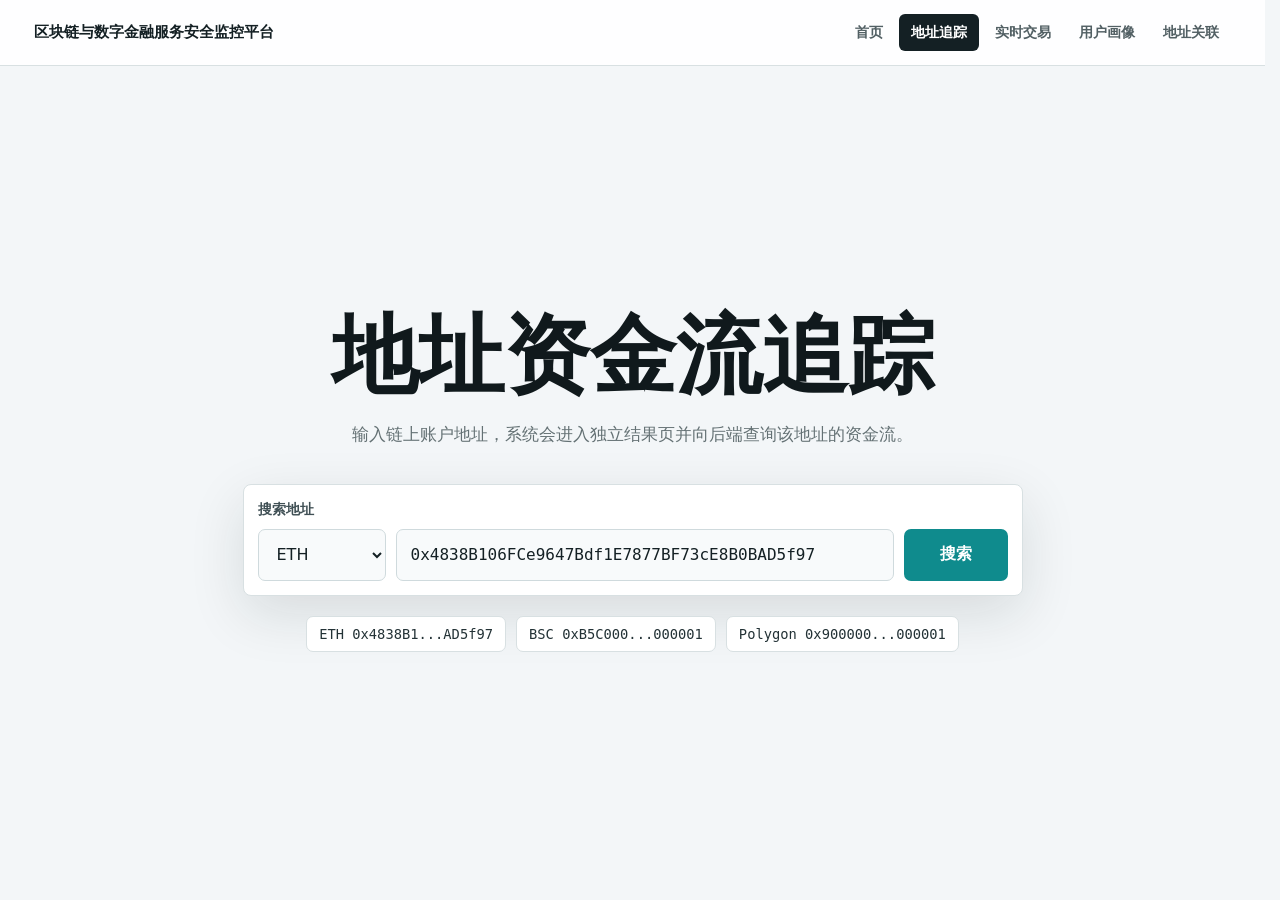
<file: track.html>
<!doctype html>
<html lang="zh-CN">
  <head>
    <meta charset="utf-8" />
    <meta name="viewport" content="width=device-width, initial-scale=1" />
    <title>地址资金流追踪</title>
    <meta
      name="description"
      content="搜索链上账户地址并进入独立资金流分析页面"
    />
    <style>
      :root {
        --background: #f3f6f8;
        --foreground: #142024;
        --muted: #647174;
        --panel: #ffffff;
        --line: #d8e0e2;
        --teal: #0f8b8d;
        --teal-dark: #0b5c61;
        --shadow: 0 18px 55px rgba(20, 32, 36, 0.12);
      }

      * {
        box-sizing: border-box;
      }

      html {
        scrollbar-gutter: stable;
      }

      body {
        background: var(--background);
        color: var(--foreground);
        font-family:
          Inter, ui-sans-serif, system-ui, -apple-system, BlinkMacSystemFont,
          "Segoe UI", sans-serif;
        margin: 0;
        min-height: 100vh;
      }

      button,
      input,
      select {
        font: inherit;
      }

      .site-header {
        align-items: center;
        background: rgba(255, 255, 255, 0.94);
        border-bottom: 1px solid var(--line);
        display: flex;
        justify-content: space-between;
        min-height: 66px;
        padding: 0 34px;
        position: relative;
        z-index: 20;
      }

      .site-brand {
        align-items: center;
        color: var(--foreground);
        display: inline-flex;
        font-size: 0.95rem;
        font-weight: 800;
        gap: 10px;
        text-decoration: none;
      }

      .tool-nav {
        align-items: center;
        display: flex;
        gap: 4px;
      }

      .tool-nav a {
        border-radius: 6px;
        color: #526064;
        font-size: 0.9rem;
        font-weight: 700;
        padding: 9px 12px;
        text-decoration: none;
      }

      .tool-nav a:hover {
        background: #edf2f2;
        color: var(--foreground);
      }

      .tool-nav a[aria-current="page"] {
        background: var(--foreground);
        color: #ffffff;
      }

      .home-shell {
        align-items: center;
        display: flex;
        justify-content: center;
        min-height: calc(100vh - 66px);
        padding: 32px 18px;
      }

      .home-hero {
        max-width: 920px;
        text-align: center;
        width: 100%;
      }

      .eyebrow {
        color: var(--teal-dark);
        font-size: 0.78rem;
        font-weight: 700;
        letter-spacing: 0;
        margin: 0 0 8px;
        text-transform: uppercase;
      }

      h1 {
        color: #10191c;
        font-size: clamp(2.3rem, 8vw, 5.4rem);
        letter-spacing: 0;
        line-height: 0.96;
        margin: 0;
      }

      .hero-copy {
        color: var(--muted);
        font-size: 1.08rem;
        line-height: 1.75;
        margin: 22px auto 0;
        max-width: 620px;
      }

      .search-panel {
        background: var(--panel);
        border: 1px solid var(--line);
        border-radius: 8px;
        box-shadow: var(--shadow);
        margin: 34px auto 0;
        max-width: 780px;
        padding: 14px;
        text-align: left;
      }

      .field-label {
        color: #405055;
        display: block;
        font-size: 0.86rem;
        font-weight: 700;
        margin: 2px 0 10px;
      }

      .search-row {
        display: grid;
        gap: 10px;
        grid-template-columns: 128px minmax(0, 1fr) 104px;
      }

      .chain-select,
      .search-row input {
        background: #f8fafb;
        border: 1px solid #cfdadd;
        border-radius: 7px;
        color: var(--foreground);
        min-height: 52px;
        outline: none;
        padding: 0 14px;
      }

      .search-row input {
        font-family: ui-monospace, SFMono-Regular, Menlo, Consolas, monospace;
        min-width: 0;
      }

      .chain-select:focus,
      .search-row input:focus {
        border-color: var(--teal);
        box-shadow: 0 0 0 3px rgba(15, 139, 141, 0.16);
      }

      .search-row button,
      .quick-examples button {
        cursor: pointer;
      }

      .search-row button {
        background: var(--teal);
        border: 0;
        border-radius: 7px;
        color: white;
        font-weight: 800;
        min-height: 52px;
      }

      .search-row button:hover {
        background: var(--teal-dark);
      }

      .form-error {
        color: #b42318;
        font-size: 0.9rem;
        margin: 10px 2px 0;
      }

      .quick-examples {
        display: flex;
        flex-wrap: wrap;
        gap: 10px;
        justify-content: center;
        margin-top: 20px;
      }

      .quick-examples button {
        background: #ffffff;
        border: 1px solid var(--line);
        border-radius: 7px;
        color: #233236;
        font-family: ui-monospace, SFMono-Regular, Menlo, Consolas, monospace;
        font-size: 0.86rem;
        padding: 9px 12px;
      }

      .quick-examples button:hover {
        border-color: var(--teal);
        color: var(--teal-dark);
      }

      @media (max-width: 760px) {
        .site-header {
          align-items: flex-start;
          flex-wrap: wrap;
          gap: 14px;
          padding: 13px 16px;
        }

        .site-brand {
          font-size: 0.85rem;
        }

        .tool-nav a {
          font-size: 0.78rem;
          padding: 8px 9px;
        }

        .home-shell {
          padding: 18px;
        }

        .search-row {
          grid-template-columns: 1fr;
        }
      }
    </style>
  </head>
  <body>
    <header class="site-header">
      <a class="site-brand" href="./index.html" aria-label="区块链与数字金融服务安全监控平台首页">
        <span>区块链与数字金融服务安全监控平台</span>
      </a>
      <nav class="tool-nav" aria-label="分析工具">
        <a href="./index.html">首页</a>
        <a href="./track.html" aria-current="page">地址追踪</a>
        <a href="./live.html">实时交易</a>
        <a href="./profile.html">用户画像</a>
        <a href="./relation.html">地址关联</a>
      </nav>
    </header>

    <main class="home-shell">
      <section class="home-hero" aria-labelledby="home-title">
        <h1 id="home-title">地址资金流追踪</h1>
        <p class="hero-copy">
          输入链上账户地址，系统会进入独立结果页并向后端查询该地址的资金流。
        </p>

        <form class="search-panel" id="search-form">
          <label class="field-label" for="address-search">搜索地址</label>
          <div class="search-row">
            <select aria-label="选择链" class="chain-select" id="chain-select">
              <option value="eth">ETH</option>
              <option value="bsc">BSC</option>
              <option value="polygon">Polygon</option>
            </select>
            <input
              id="address-search"
              autocomplete="off"
              spellcheck="false"
              value="0x4838B106FCe9647Bdf1E7877BF73cE8B0BAD5f97"
              placeholder="0x..."
            />
            <button type="submit">搜索</button>
          </div>
          <p class="form-error" id="form-error" aria-live="polite" hidden></p>
        </form>

        <div class="quick-examples" aria-label="示例地址">
          <button
            type="button"
            data-chain="eth"
            data-address="0x4838B106FCe9647Bdf1E7877BF73cE8B0BAD5f97"
          >
            ETH 0x4838B1...AD5f97
          </button>
          <button
            type="button"
            data-chain="bsc"
            data-address="0xB5C0000000000000000000000000000000000001"
          >
            BSC 0xB5C000...000001
          </button>
          <button
            type="button"
            data-chain="polygon"
            data-address="0x9000000000000000000000000000000000000001"
          >
            Polygon 0x900000...000001
          </button>
        </div>
      </section>
    </main>

    <script>
      const EXAMPLE_ADDRESSES = {
        eth: "0x4838B106FCe9647Bdf1E7877BF73cE8B0BAD5f97",
        bsc: "0xB5C0000000000000000000000000000000000001",
        polygon: "0x9000000000000000000000000000000000000001",
      };
      const EVM_ADDRESS_PATTERN = /^0x[0-9a-fA-F]{40}$/;
      const form = document.getElementById("search-form");
      const chainSelect = document.getElementById("chain-select");
      const addressInput = document.getElementById("address-search");
      const error = document.getElementById("form-error");

      form.addEventListener("submit", (event) => {
        event.preventDefault();
        openResult(chainSelect.value, addressInput.value);
      });

      chainSelect.addEventListener("change", () => {
        addressInput.value = EXAMPLE_ADDRESSES[chainSelect.value] || "";
        error.hidden = true;
      });

      addressInput.addEventListener("input", () => {
        error.hidden = true;
      });

      document.querySelectorAll("[data-address]").forEach((button) => {
        button.addEventListener("click", () => {
          openResult(button.dataset.chain, button.dataset.address);
        });
      });

      function openResult(chain, address) {
        const cleaned = address.trim();
        if (!EXAMPLE_ADDRESSES[chain]) {
          showError("请选择受支持的链。");
          return;
        }
        if (!EVM_ADDRESS_PATTERN.test(cleaned)) {
          showError("请输入有效的 EVM 地址（0x 加 40 位十六进制字符）。");
          return;
        }

        const resultUrl = new URL("./result.html", location.href);
        resultUrl.searchParams.set("chain", chain);
        resultUrl.searchParams.set("address", cleaned);
        location.assign(resultUrl.href);
      }

      function showError(message) {
        error.textContent = message;
        error.hidden = false;
      }
    </script>
  </body>
</html>
</file>
